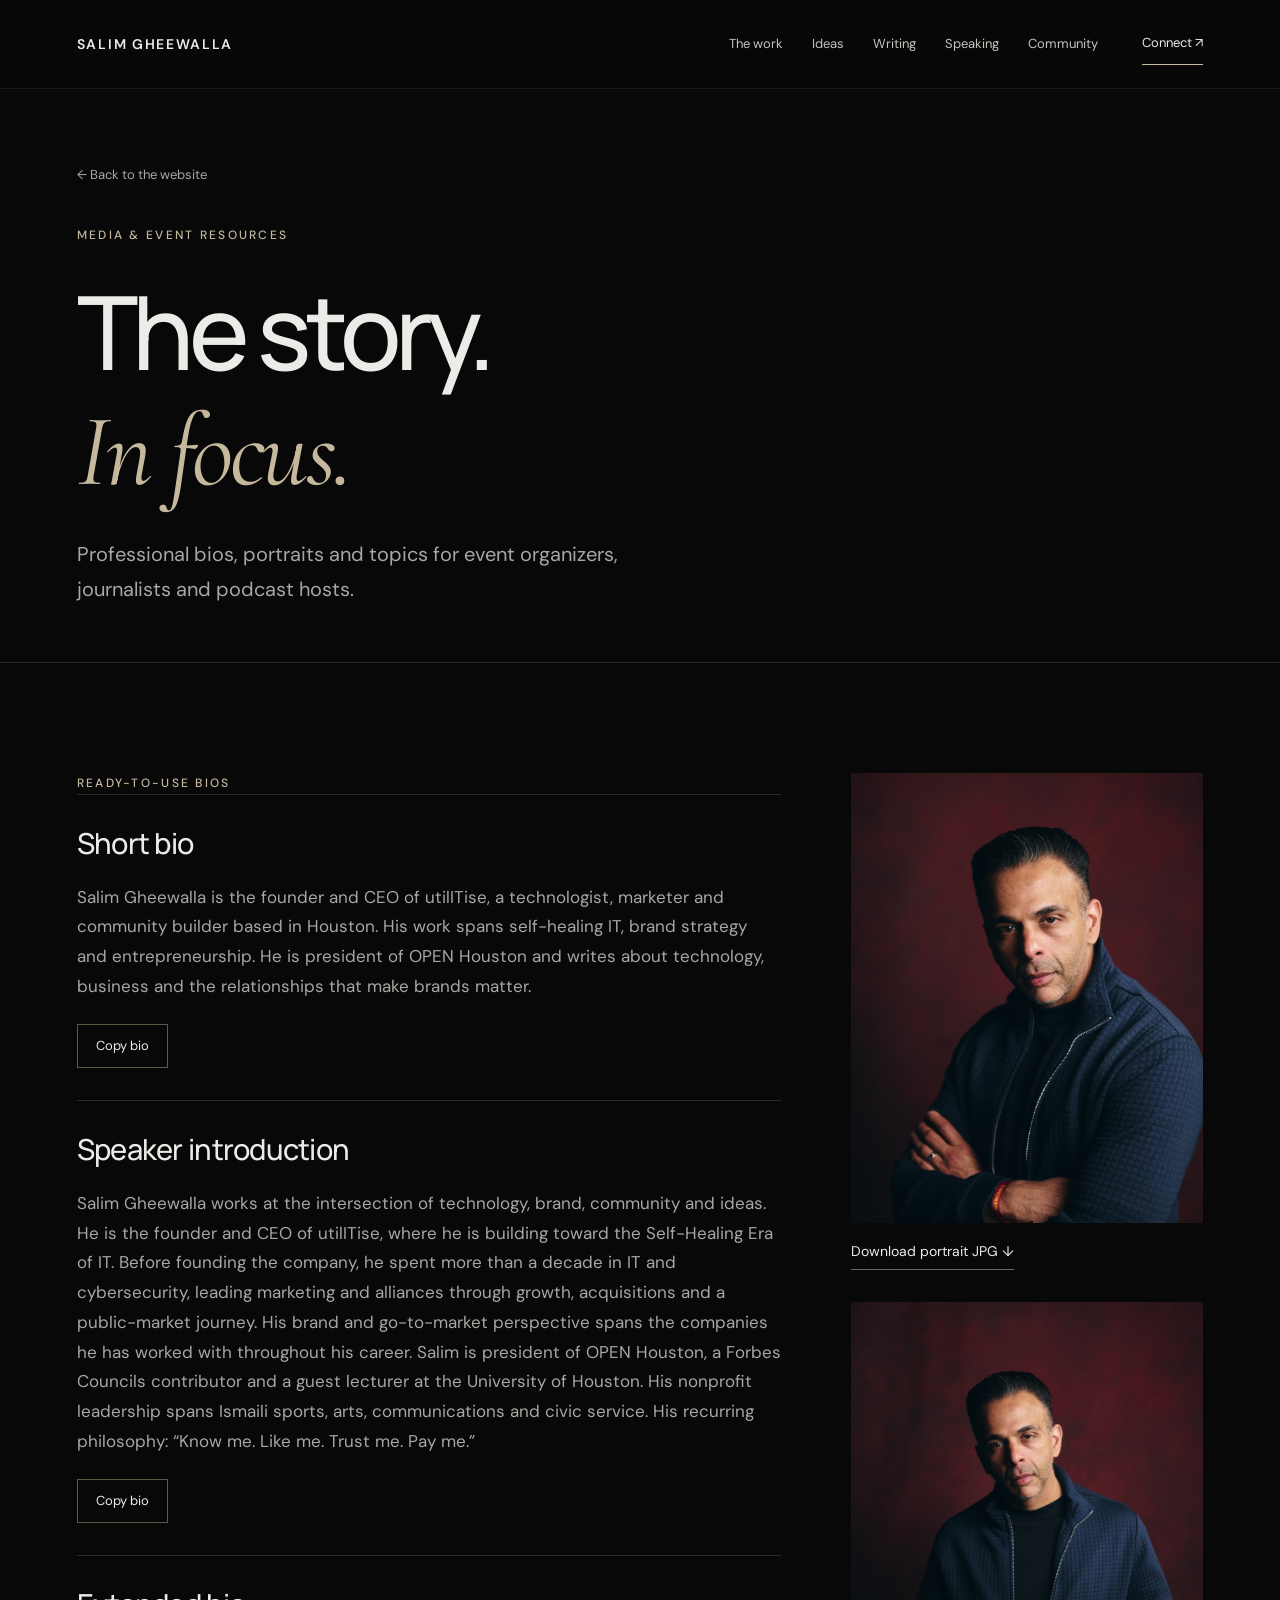
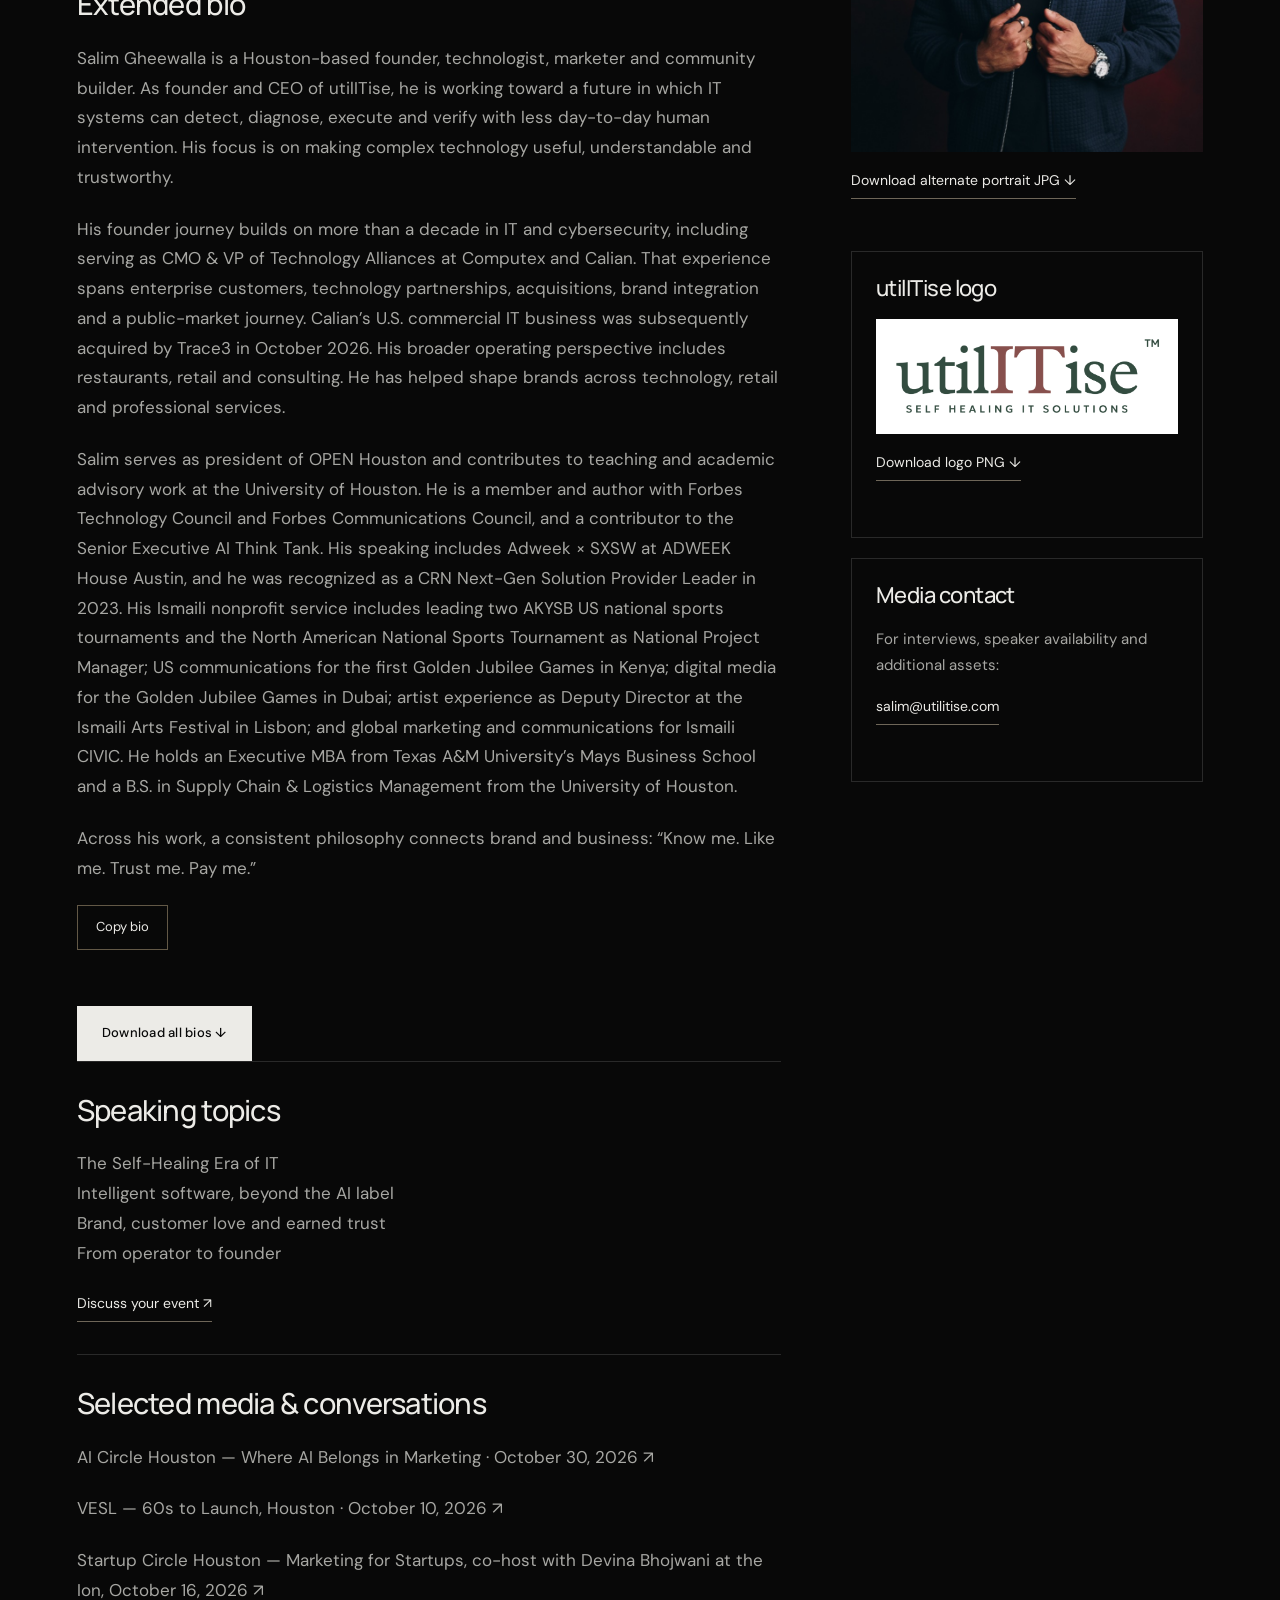
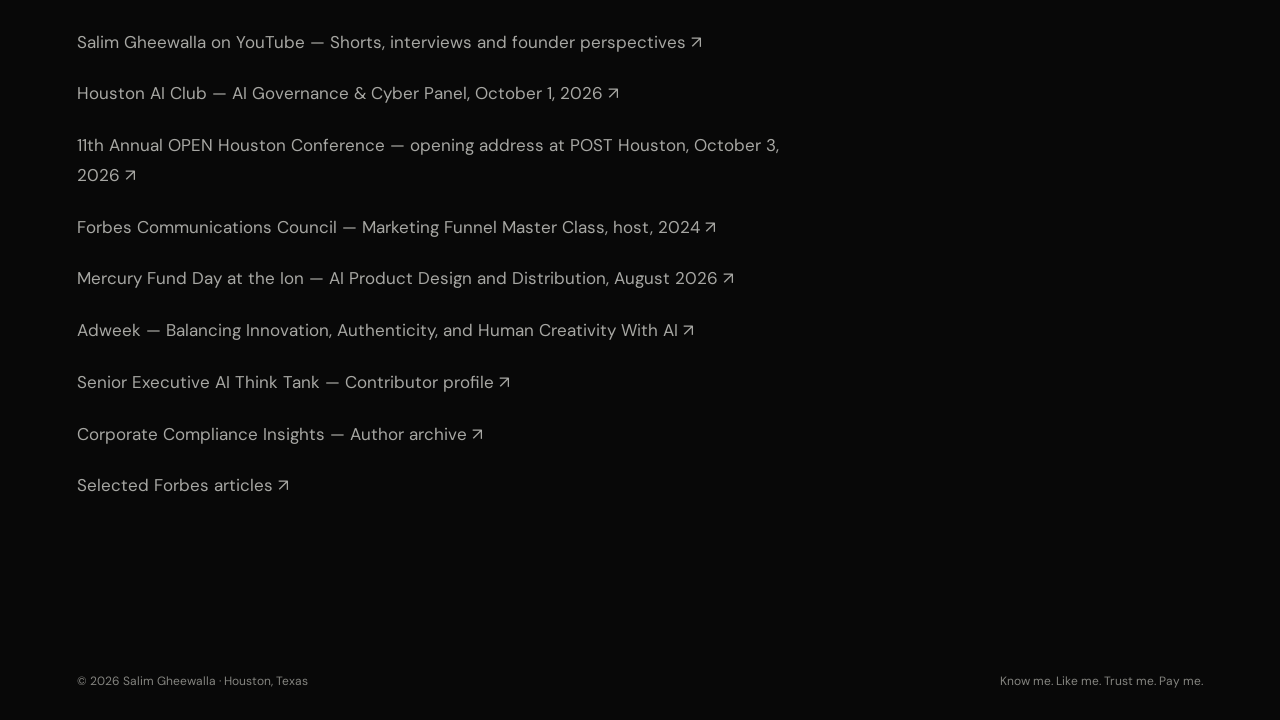
<file: press.html>
<!doctype html><html lang="en"><head><meta charset="utf-8"><meta name="viewport" content="width=device-width,initial-scale=1"><title>Press Kit — Salim Gheewalla</title><meta name="description" content="Salim Gheewalla’s official press kit: professional bios, portraits, speaking topics and selected appearances. Contact Salim for media and speaking."><meta name="theme-color" content="#080808"><meta property="og:title" content="Press Kit — Salim Gheewalla"><meta property="og:description" content="Building companies, brands and communities. Making complicated things easier to understand, experience and trust."><meta property="og:type" content="website"><link rel="icon" href="favicon.svg" type="image/svg+xml"><link rel="preconnect" href="https://fonts.googleapis.com"><link rel="preconnect" href="https://fonts.gstatic.com" crossorigin><link rel="stylesheet" href="https://fonts.googleapis.com/css2?family=Cormorant+Garamond:ital,wght@1,400;1,500&amp;family=DM+Sans:wght@400;450;500;600;700&amp;family=Manrope:wght@400;500;600;700;800&amp;display=swap"><link rel="stylesheet" href="styles.css?v=20261010-search"><script src="app.js" defer></script><link rel="canonical" href="https://gheewalla.org/press.html"><meta property="og:url" content="https://gheewalla.org/press.html"><meta name="author" content="Salim Gheewalla"><script type="application/ld+json">{"@context": "https://schema.org", "@graph": [{"@type": "Person", "@id": "https://gheewalla.org/#salim-gheewalla", "name": "Salim Gheewalla", "url": "https://gheewalla.org/", "image": "https://gheewalla.org/assets/salim-portrait-web.jpg", "description": "Houston-based founder, technologist, marketer and community builder. Founder and CEO of utilITise and president of OPEN Houston.", "jobTitle": "Founder and CEO", "worksFor": {"@type": "Organization", "name": "utilITise", "url": "https://utilitise.com/"}, "affiliation": {"@type": "Organization", "name": "OPEN Houston", "url": "https://openhouston.org/"}, "alumniOf": [{"@type": "CollegeOrUniversity", "name": "Texas A&M University"}, {"@type": "CollegeOrUniversity", "name": "University of Houston"}], "sameAs": ["https://www.linkedin.com/in/iamsalim/", "https://www.instagram.com/iamsalimg/", "https://x.com/iamsalimg", "https://councils.forbes.com/profile/Salim-Gheewalla-Founder-CEO-utilITise-%7C-Building-Self-Healing-IT-utilITise/5eeb0ff0-c485-41fe-937b-3cf58fae5410", "https://www.youtube.com/@SalimG_IT"], "knowsAbout": ["Self-Healing IT", "Artificial Intelligence", "Brand Strategy", "Go-to-Market Strategy", "Technology Partnerships", "Entrepreneurship", "Cybersecurity", "AI Governance", "IT Operations"]}, {"@type": "AboutPage", "@id": "https://gheewalla.org/press.html#page", "url": "https://gheewalla.org/press.html", "name": "Salim Gheewalla — Press Kit", "mainEntity": {"@id": "https://gheewalla.org/#salim-gheewalla"}, "dateModified": "2026-10-29", "inLanguage": "en-US", "isPartOf": {"@id": "https://gheewalla.org/#website"}}, {"@type": "WebSite", "@id": "https://gheewalla.org/#website", "url": "https://gheewalla.org/", "name": "Salim Gheewalla", "publisher": {"@id": "https://gheewalla.org/#salim-gheewalla"}, "inLanguage": "en-US"}]}</script><meta property="og:image" content="https://gheewalla.org/assets/salim-portrait-web.jpg"><meta property="og:image:alt" content="Salim Gheewalla, founder and CEO of utilITise"><meta name="twitter:card" content="summary_large_image"><meta name="twitter:site" content="@iamsalimg"><meta name="robots" content="index,follow,max-image-preview:large"/><meta name="twitter:creator" content="@iamsalimg"/></head><body>
<a class="skip" href="#main">Skip to content</a><header class="site-header"><div class="wrap header-inner"><a class="brand" href="index.html" aria-label="Salim Gheewalla home">SALIM GHEEWALLA</a><button class="menu" aria-expanded="false" aria-controls="navigation">Menu</button><nav class="nav" id="navigation" aria-label="Main navigation"><a href="index.html#build">The work</a><a href="index.html#ideas">Ideas</a><a href="index.html#writing">Writing</a><a href="index.html#speaking">Speaking</a><a href="index.html#community">Community</a><a class="nav-contact" href="index.html#contact">Connect ↗</a></nav></div></header>
<main id="main"><section class="press-hero wrap"><a class="backlink" href="index.html">← Back to the website</a><p class="eyebrow">Media & event resources</p><h1>The story.<br><em>In focus.</em></h1><p>Professional bios, portraits and topics for event organizers, journalists and podcast hosts.</p></section><section class="section"><div class="wrap press-layout"><div><p class="eyebrow">Ready-to-use bios</p><article class="bio"><h3>Short bio</h3><div id="bio-0"><p>Salim Gheewalla is the founder and CEO of utilITise, a technologist, marketer and community builder based in Houston. His work spans self-healing IT, brand strategy and entrepreneurship. He is president of OPEN Houston and writes about technology, business and the relationships that make brands matter.</p></div><button data-copy="bio-0">Copy bio</button></article><article class="bio"><h3>Speaker introduction</h3><div id="bio-1"><p>Salim Gheewalla works at the intersection of technology, brand, community and ideas. He is the founder and CEO of utilITise, where he is building toward the Self-Healing Era of IT. Before founding the company, he spent more than a decade in IT and cybersecurity, leading marketing and alliances through growth, acquisitions and a public-market journey. His brand and go-to-market perspective spans the companies he has worked with throughout his career. Salim is president of OPEN Houston, a Forbes Councils contributor and a guest lecturer at the University of Houston. His nonprofit leadership spans Ismaili sports, arts, communications and civic service. His recurring philosophy: “Know me. Like me. Trust me. Pay me.”</p></div><button data-copy="bio-1">Copy bio</button></article><article class="bio"><h3>Extended bio</h3><div id="bio-2"><p>Salim Gheewalla is a Houston-based founder, technologist, marketer and community builder. As founder and CEO of utilITise, he is working toward a future in which IT systems can detect, diagnose, execute and verify with less day-to-day human intervention. His focus is on making complex technology useful, understandable and trustworthy.</p><p>His founder journey builds on more than a decade in IT and cybersecurity, including serving as CMO & VP of Technology Alliances at Computex and Calian. That experience spans enterprise customers, technology partnerships, acquisitions, brand integration and a public-market journey. Calian’s U.S. commercial IT business was subsequently acquired by Trace3 in October 2026. His broader operating perspective includes restaurants, retail and consulting. He has helped shape brands across technology, retail and professional services.</p><p>Salim serves as president of OPEN Houston and contributes to teaching and academic advisory work at the University of Houston. He is a member and author with Forbes Technology Council and Forbes Communications Council, and a contributor to the Senior Executive AI Think Tank. His speaking includes Adweek × SXSW at ADWEEK House Austin, and he was recognized as a CRN Next-Gen Solution Provider Leader in 2023. His Ismaili nonprofit service includes leading two AKYSB US national sports tournaments and the North American National Sports Tournament as National Project Manager; US communications for the first Golden Jubilee Games in Kenya; digital media for the Golden Jubilee Games in Dubai; artist experience as Deputy Director at the Ismaili Arts Festival in Lisbon; and global marketing and communications for Ismaili CIVIC. He holds an Executive MBA from Texas A&M University’s Mays Business School and a B.S. in Supply Chain & Logistics Management from the University of Houston.</p><p>Across his work, a consistent philosophy connects brand and business: “Know me. Like me. Trust me. Pay me.”</p></div><button data-copy="bio-2">Copy bio</button></article><p id="copy-status" class="status" role="status" aria-live="polite"></p><a class="button" href="assets/salim-gheewalla-bios.txt" download>Download all bios ↓</a><article class="bio"><h3>Speaking topics</h3><p>The Self-Healing Era of IT<br>Intelligent software, beyond the AI label<br>Brand, customer love and earned trust<br>From operator to founder</p><a class="text-link" href="mailto:salim@utilitise.com?subject=Speaking%20or%20media%20inquiry" style="margin-top:25px">Discuss your event ↗</a></article><article class="bio"><h3>Selected media & conversations</h3><p><a href="index.html#ai-circle-marketing">AI Circle Houston — Where AI Belongs in Marketing · October 30, 2026 ↗</a></p><p><a href="index.html#60s-to-launch">VESL — 60s to Launch, Houston · October 10, 2026 ↗</a></p><p><a href="index.html#startup-circle">Startup Circle Houston — Marketing for Startups, co-host with Devina Bhojwani at the Ion, October 16, 2026 ↗</a></p><p><a href="https://www.youtube.com/@SalimG_IT" target="_blank" rel="me noopener">Salim Gheewalla on YouTube — Shorts, interviews and founder perspectives ↗</a></p><p><a href="index.html#houston-ai-club-panel">Houston AI Club — AI Governance &amp; Cyber Panel, October 1, 2026 ↗</a></p><p><a href="https://openhouston.org/conference/" target="_blank" rel="noopener">11th Annual OPEN Houston Conference — opening address at POST Houston, October 3, 2026 ↗</a></p><p><a href="https://councils.forbes.com/blog/the-marketing-funnels-dead-so-now-what" target="_blank" rel="noopener">Forbes Communications Council — Marketing Funnel Master Class, host, 2024 ↗</a></p><p><a href="https://iondistrict.com/event/mercury-fund-day-at-the-ion-how-legacy-software-giants-are-going-ai-first/" target="_blank" rel="noopener">Mercury Fund Day at the Ion — AI Product Design and Distribution, August 2026 ↗</a></p><p><a href="https://www.adweek.com/creativity/balancing-innovation-authenticity-and-human-creativity-with-ai/" target="_blank" rel="noopener">Adweek — Balancing Innovation, Authenticity, and Human Creativity With AI ↗</a></p><p><a href="https://seniorexecutive.com/profile/Salim-Gheewalla-Founder-CEO-utilITise/bc32221e-39b7-49a7-a6b3-bee657e8ed30" target="_blank" rel="noopener">Senior Executive AI Think Tank — Contributor profile ↗</a></p><p><a href="https://www.corporatecomplianceinsights.com/author/salim-gheewalla/" target="_blank" rel="noopener">Corporate Compliance Insights — Author archive ↗</a></p><p><a href="index.html#writing">Selected Forbes articles ↗</a></p></article></div><aside class="press-assets" aria-label="Downloadable press assets"><img src="assets/salim-portrait-web.jpg" alt="Professional portrait of Salim Gheewalla"><a class="text-link" href="assets/salim-portrait.jpg" download="Salim-Gheewalla-Portrait.jpg">Download portrait JPG ↓</a><img src="assets/salim-about-web.jpg" alt="Alternate professional portrait of Salim Gheewalla" loading="lazy"><a class="text-link" href="assets/salim-about.jpg" download="Salim-Gheewalla-Alternate.jpg">Download alternate portrait JPG ↓</a><div class="asset-box"><h3>utilITise logo</h3><img src="assets/utilitise-logo.png" alt="utilITise logo" style="background:white;padding:18px"><a class="text-link" href="assets/utilitise-logo.png" download>Download logo PNG ↓</a></div><div class="asset-box"><h3>Media contact</h3><p>For interviews, speaker availability and additional assets:</p><a class="text-link" href="mailto:salim@utilitise.com">salim@utilitise.com</a></div></aside></div></section></main><footer class="footer"><div class="wrap"><span>© 2026 Salim Gheewalla · Houston, Texas</span><span>Know me. Like me. Trust me. Pay me.</span></div></footer></body></html>
</file>
<file: styles.css>
:root{color-scheme:dark;--ink:#ecebe7;--paper:#080808;--muted:#a7a7a3;--gold:#b5a17c;--green:#b5a17c;--line:#292929;--dark:#0d0d0d}*{box-sizing:border-box}html{scroll-behavior:smooth;scroll-padding-top:100px}body{margin:0;background:var(--paper);color:var(--ink);font:400 17px/1.75 'DM Sans',sans-serif}a{color:inherit;text-decoration:none}button{font:inherit}a,button{touch-action:manipulation}a:focus-visible,button:focus-visible,summary:focus-visible{outline:2px solid var(--gold);outline-offset:7px}img{display:block;width:100%;height:auto}h1,h2,h3,p{margin:0}h1,h2,h3{font-family:Manrope,sans-serif;line-height:1.12;font-weight:500}h2{font-size:clamp(40px,4.7vw,70px);letter-spacing:-.045em}h3{font-size:29px;letter-spacing:-.025em}em{font-family:'Cormorant Garamond',Georgia,serif;font-weight:400;color:var(--gold);letter-spacing:-.035em}p+p{margin-top:22px}.wrap{width:min(1360px,88%);margin:auto}.skip{position:fixed;top:-100px;padding:12px;background:var(--gold);color:#080808;z-index:50}.skip:focus{top:0}.site-header{position:sticky;top:0;z-index:20;background:rgba(8,8,8,.94);backdrop-filter:blur(18px);border-bottom:1px solid #ffffff12}.header-inner{min-height:88px;display:flex;align-items:center;justify-content:space-between;gap:28px}.brand{font-size:14px;font-weight:600;letter-spacing:.12em}.nav{display:flex;gap:29px;align-items:center;font-size:13px;color:#c4c4bf}.nav a:hover,.text-link:hover{color:#fff}.nav .nav-contact{border-bottom:1px solid var(--gold);padding:9px 0;color:var(--ink);margin-left:15px}.menu{display:none;border:1px solid var(--line);background:none;padding:8px 14px}.eyebrow{font-size:12px;font-weight:500;text-transform:uppercase;letter-spacing:.19em;color:var(--gold)}.hero{position:relative;min-height:calc(100svh - 88px);isolation:isolate;overflow:hidden;border-bottom:1px solid var(--line)}.hero-image{position:absolute;inset:0 0 0 37%;z-index:-3}.hero-image img{height:100%;object-fit:cover;object-position:50% 24%;filter:saturate(.2) brightness(.8)}.hero-shade{position:absolute;inset:0;z-index:-2;background:linear-gradient(90deg,#080808 9%,rgba(8,8,8,.9) 31%,rgba(8,8,8,.18) 63%,rgba(8,8,8,.02) 90%),linear-gradient(0deg,#080808,transparent 23%,transparent 90%,#08080855)}.hero-stage{padding-top:clamp(60px,8vh,105px);padding-bottom:25px}.hero-eyebrow{margin-bottom:36px}.hero h1{font-size:clamp(78px,10.4vw,158px);font-weight:500;line-height:.96;letter-spacing:-.075em;max-width:950px}.hero h1 span{color:var(--gold)}.hero-line{display:flex;align-items:center;gap:20px;margin:35px 0 22px;font-size:15px;letter-spacing:.04em}.hero-line>span{width:45px;height:1px;background:var(--gold)}.hero-copy{font-size:18px;line-height:1.7;color:#b4b3b0}.hero-actions{display:flex;align-items:center;gap:30px;flex-wrap:wrap;margin-top:32px}.button{display:inline-flex;justify-content:center;align-items:center;gap:32px;background:var(--ink);color:#090909;padding:15px 24px;font-size:13px;font-weight:500;letter-spacing:.02em;border:1px solid var(--ink);transition:background .25s,color .25s}.button:hover{background:var(--gold);border-color:var(--gold)}.button.light{background:transparent;color:var(--ink);border-color:#6f6759}.button.light:hover{background:var(--ink);color:#080808}.text-link{display:inline-flex;gap:22px;align-items:center;font-size:14px;line-height:1.5;border-bottom:1px solid #6e6658;padding-bottom:7px}.hero-bottom{display:flex;gap:50px;align-items:center;border-top:1px solid #ffffff26;margin-top:60px;padding-top:24px;font-size:10px;letter-spacing:.12em;color:#90908c}.hero-bottom strong{display:block;font-size:14px;letter-spacing:.02em;font-weight:400;color:#e9e8e3;margin-top:3px}.hero-bottom>a{margin-left:auto;display:flex;gap:30px;align-items:center;color:#b4b2ad;font-size:12px}.hero-side{position:absolute;right:24px;top:48%;writing-mode:vertical-rl;font-size:10px;letter-spacing:.25em;color:#b2aea5}.proof{padding:60px 0 80px}.proof-intro{display:flex;justify-content:space-between;align-items:center;margin-bottom:40px}.proof-intro>p:last-child{font-size:17px;line-height:1.5;color:#aaa}.proof-grid{display:grid;grid-template-columns:repeat(3,1fr);gap:50px}.proof-grid>a{border-top:1px solid var(--line);padding-top:22px;display:flex;flex-direction:column}.proof-stat,.proof-word{font-size:55px;line-height:1.1;font-family:Manrope;letter-spacing:-.05em;min-height:75px}.proof-word{font-size:32px;padding-top:12px;letter-spacing:-.045em}.serif{font-family:Georgia,serif;font-weight:bold;font-size:42px;padding-top:0}.proof-grid h3{font-size:21px;line-height:1.35;margin:15px 0}.proof-grid p{font-size:15px;color:var(--muted)}.source-label{font-size:10px;letter-spacing:.11em;color:var(--gold);margin-top:auto;padding-top:25px}.section{padding:110px 0;border-top:1px solid var(--line)}.section-heading{display:grid;grid-template-columns:1fr 2.1fr;gap:50px;margin-bottom:60px}.section-heading>.eyebrow{padding-top:10px}.section-heading p:not(.eyebrow){margin-top:25px;color:var(--muted);max-width:675px;font-size:18px}.build-grid{display:grid;grid-template-columns:1.35fr 1fr;gap:0;border:1px solid var(--line)}.build-main{padding:48px;background:linear-gradient(135deg,#171916,#0b0c0b);display:flex;flex-direction:column}.company{font-size:38px;font-weight:500;letter-spacing:-.045em}.build-main h3{font-size:43px;margin:50px 0 23px}.build-main p{color:var(--muted);max-width:550px}.build-main .text-link{color:var(--gold);margin-top:28px;align-self:start}.principle{margin-top:40px;border-top:1px solid var(--line);padding-top:22px;display:flex;gap:25px;flex-wrap:wrap;font-size:12px;color:#c3c2bb}.build-side{padding:48px;border-left:1px solid var(--line);display:flex;flex-direction:column}.build-side h3{font-size:35px;line-height:1.2;margin:25px 0}.build-side p:not(.eyebrow){font-size:16px;color:var(--muted)}.build-side .text-link{margin-top:auto;padding-top:30px;align-self:start}.career{display:grid;grid-template-columns:repeat(3,1fr);gap:40px;margin-top:40px}.career article{padding-top:22px;border-top:1px solid var(--line)}.career .eyebrow{font-size:11px;color:#8e8e89}.career h3{font-size:21px;margin:16px 0}.career p:not(.eyebrow){font-size:15px;color:var(--muted)}.influence{display:grid;grid-template-columns:1fr 2.1fr;gap:50px;border-top:1px solid var(--line);margin-top:65px;padding-top:45px}.influence h3{font-size:37px;margin-top:20px}.influence>div>p:not(.eyebrow){color:var(--muted);max-width:660px;font-size:17px}.company-list{display:flex;flex-wrap:wrap;gap:25px;margin-top:30px}.company-list span{font-size:25px;letter-spacing:-.025em;padding:10px 0;border-bottom:1px solid #5b5140}.ideas{background:#101010}.idea-grid{display:grid;grid-template-columns:repeat(3,1fr);gap:45px}.idea-card{padding-top:25px;border-top:1px solid #3c3933}.idea-number{display:block;font-size:11px;letter-spacing:.13em;color:var(--gold);margin-bottom:30px}.idea-card h3{font-size:28px;min-height:68px}.idea-card p{font-size:16px;color:var(--muted);margin:23px 0}.philosophy{padding:100px 0;background:#080808;border-top:1px solid var(--line)}.philosophy .wrap{display:grid;grid-template-columns:1fr 2.1fr;gap:50px}.philosophy h2{font-size:clamp(48px,5.6vw,83px);letter-spacing:-.055em;line-height:1.16}.philosophy h2 span{font-family:'Cormorant Garamond',Georgia,serif;font-style:italic;color:var(--gold)}.philosophy p:not(.eyebrow){font-size:17px;color:var(--muted);margin-top:30px;max-width:560px}.writing-head{display:flex;align-items:end;justify-content:space-between;gap:25px;margin-bottom:50px}.writing-head h2{margin-top:25px}.article{display:grid;grid-template-columns:175px 1fr 35px;gap:40px;padding:34px 0;border-top:1px solid var(--line);align-items:center}.article:last-child{border-bottom:1px solid var(--line)}.article h3{font-size:clamp(23px,2.3vw,34px);line-height:1.3;transition:color .2s}.article:hover h3{color:var(--gold)}.article-meta{font-size:12px;line-height:1.6;color:#8f8f8a}.article-meta strong{display:block;font-weight:400;color:#c4c4bf;font-size:13px}.article-arrow{font-size:27px;font-weight:300;color:var(--gold)}.featured-article h3{color:#d7c7aa}.speaking{background:#101010}.speaking-grid{display:grid;grid-template-columns:1fr 1fr;gap:85px}.speak-intro h3{font-size:34px;line-height:1.2;margin-bottom:25px}.speak-intro p{color:var(--muted);max-width:500px}.speak-intro .button{margin-top:32px}.stage-list{display:flex;gap:10px;flex-wrap:wrap;margin-top:28px}.stage-list span{border:1px solid #3b3b39;padding:8px 12px;font-size:12px;color:#b7b5b0}.topic{padding:24px 0;border-top:1px solid #363633}.topic:last-of-type{border-bottom:1px solid #363633}.topic summary{display:flex;gap:25px;justify-content:space-between;cursor:pointer;list-style:none;font-size:20px;line-height:1.4}.topic summary::-webkit-details-marker{display:none}.topic summary:after{content:'+';color:var(--gold)}.topic[open] summary:after{content:'−'}.topic p{color:var(--muted);font-size:16px;margin-top:18px}.community-grid{display:grid;grid-template-columns:.85fr 1.15fr;gap:80px}.community-photo{height:590px;object-fit:cover;object-position:center 28%;filter:grayscale(1) brightness(.85)}.community-copy h3{font-size:39px;margin:23px 0}.community-copy>p:not(.eyebrow){color:var(--muted)}.community-copy .text-link{margin-top:25px}.advisory{border-top:1px solid var(--line);margin-top:30px}.advisory p{padding-top:18px;font-size:15px;color:var(--muted)}.advisory strong{display:block;font-size:17px;font-weight:500;color:#ddd;margin-bottom:5px}.credentials{display:grid;grid-template-columns:repeat(3,1fr);gap:40px;margin-top:70px;padding-top:35px;border-top:1px solid var(--line)}.credentials h3{font-size:18px;margin:16px 0 6px}.credentials p:not(.eyebrow){font-size:14px;color:var(--muted)}.press-strip{margin-top:65px;padding:38px 0;border-top:1px solid var(--line);border-bottom:1px solid var(--line);display:flex;align-items:center;justify-content:space-between;gap:35px}.press-strip h3{font-size:31px;margin-bottom:12px}.press-strip p{font-size:16px;color:var(--muted)}.press-strip .button{background:transparent;color:var(--ink);border-color:#6a6255}.contact{padding:100px 0;background:#11110f;border-top:1px solid #37332a}.contact-grid{display:grid;grid-template-columns:1.3fr 1fr;gap:75px;align-items:end}.contact h2{font-size:clamp(60px,7vw,106px);margin-top:30px;line-height:1.04}.contact p:not(.eyebrow){color:var(--muted);max-width:380px;margin-bottom:30px}.contact-email{font-size:clamp(22px,2.3vw,32px);border-bottom:1px solid var(--gold);padding-bottom:10px;display:inline-block}.socials{display:flex;gap:28px;font-size:13px;color:#aaa;margin-top:28px}.footer{padding:28px 0}.footer .wrap{display:flex;justify-content:space-between;gap:20px;font-size:12px;color:#858580}.press-hero{padding:70px 0 55px}.press-hero h1{font-size:clamp(60px,8vw,112px);letter-spacing:-.055em;margin:28px 0}.press-hero p:not(.eyebrow){max-width:630px;font-size:20px;color:var(--muted)}.backlink{display:inline-block;font-size:13px;color:var(--muted);margin-bottom:38px}.press-layout{display:grid;grid-template-columns:2fr 1fr;gap:70px}.bio{padding:32px 0;border-top:1px solid var(--line)}.bio h3{margin-bottom:23px}.bio p{color:var(--muted);font-size:17px}.bio button{margin-top:22px;border:1px solid #625846;padding:10px 18px;background:transparent;color:var(--ink);cursor:pointer;font-size:13px}.press-assets img{max-height:450px;object-fit:cover;object-position:top}.press-assets .text-link{margin:18px 0 32px}.asset-box{border:1px solid var(--line);padding:24px;margin-top:20px}.asset-box h3{font-size:22px;margin-bottom:18px}.asset-box p{font-size:15px;color:var(--muted)}.status{font-size:14px;color:var(--gold);min-height:24px}@media(min-width:1600px){.hero-stage{padding-top:100px}.hero h1{font-size:166px}.hero-bottom{margin-top:85px}}@media(max-width:1050px){.nav{gap:18px}.hero h1{font-size:11vw}.hero-image{left:30%}.section-heading,.influence,.philosophy .wrap{grid-template-columns:.55fr 2fr;gap:35px}.build-main,.build-side{padding:32px}.proof-grid{gap:30px}.community-grid{gap:40px}.speaking-grid{gap:40px}.community-photo{height:550px}.hero-stage{padding-top:70px}}@media(max-width:760px){.wrap{width:88%}.header-inner{min-height:74px}.brand{font-size:12px;letter-spacing:.1em}.menu{display:block;font-size:13px}.nav{display:none;position:absolute;left:0;right:0;top:74px;padding:25px 6%;background:#0c0c0c;border-bottom:1px solid var(--line);flex-direction:column;align-items:stretch;gap:24px;font-size:15px}.nav.open{display:flex}.nav .nav-contact{margin:0;align-self:start}.hero{min-height:850px;min-height:calc(100svh - 74px)}.hero-stage{padding-top:250px;position:relative}.hero-image{inset:0 0 30% 0}.hero-image img{object-position:50% 25%;filter:saturate(.12) brightness(.72)}.hero-shade{background:linear-gradient(0deg,#080808 12%,rgba(8,8,8,.96) 30%,rgba(8,8,8,.4) 59%,rgba(8,8,8,.06) 87%),linear-gradient(90deg,#08080866,transparent)}.hero-eyebrow{font-size:10px;letter-spacing:.14em;max-width:270px;line-height:1.7;margin-bottom:25px;color:#d6c4a2}.hero h1{font-size:clamp(57px,13.8vw,104px);letter-spacing:-.07em;line-height:1.02}.hero-line{margin:24px 0 18px;gap:12px;font-size:12px;letter-spacing:0}.hero-line>span{width:20px;flex-shrink:0}.hero-copy{font-size:16px}.hero-actions{gap:24px;margin-top:26px}.button{padding:13px 17px;font-size:12px;gap:21px}.hero-actions>.text-link{font-size:12px}.hero-bottom{gap:24px;margin-top:38px;padding-top:20px;font-size:9px;letter-spacing:.06em;align-items:start}.hero-bottom strong{font-size:12px}.hero-bottom>a{display:none}.hero-side{display:none}.section{padding:70px 0}.proof{padding:40px 0 55px}.proof-intro{display:block}.proof-intro>p:last-child{margin-top:16px;font-size:15px}.proof-grid{grid-template-columns:1fr;gap:30px}.proof-grid>a{display:grid;grid-template-columns:105px 1fr;column-gap:22px}.proof-word{font-size:20px;min-height:0}.proof-stat{font-size:50px}.proof-word.serif{font-size:29px;padding-top:8px}.proof-grid h3{font-size:19px;margin:8px 0 16px}.proof-grid p,.proof-grid .source-label{grid-column:2}.proof-grid p{font-size:14px}.source-label{font-size:9px;padding-top:16px}.section-heading,.influence,.philosophy .wrap{grid-template-columns:1fr;gap:22px}.section-heading{margin-bottom:35px}.section-heading p:not(.eyebrow){font-size:17px}.build-grid,.idea-grid,.speaking-grid,.community-grid,.contact-grid,.press-layout{grid-template-columns:1fr;gap:0}.build-main,.build-side{padding:28px}.build-main h3{font-size:34px;margin-top:35px}.build-side{border-left:0;border-top:1px solid var(--line)}.build-side h3{font-size:32px}.career{grid-template-columns:1fr;gap:28px}.influence{margin-top:45px;padding-top:30px}.influence h3{font-size:34px}.company-list span{font-size:24px}.idea-card{margin-top:28px}.idea-card:first-child{margin-top:0}.idea-card h3{min-height:0}.idea-number{margin-bottom:22px}.philosophy{padding:65px 0}.philosophy h2{font-size:clamp(40px,10vw,65px)}.writing-head{display:block}.writing-head>a{margin-top:25px}.article{grid-template-columns:1fr 25px;gap:14px;padding:28px 0}.article-meta{grid-column:1/-1;display:flex;flex-wrap:wrap;gap:10px;font-size:11px}.article-meta strong{font-size:11px}.article h3{font-size:23px}.speak-intro{margin-bottom:40px}.speak-intro h3{font-size:30px}.community-photo{height:440px;margin-bottom:35px}.community-copy h3{font-size:33px}.credentials{grid-template-columns:1fr;gap:27px;margin-top:45px}.press-strip{flex-direction:column;align-items:start;margin-top:45px}.press-strip h3{font-size:29px}.contact{padding:65px 0}.contact-grid{gap:40px}.contact h2{font-size:clamp(60px,13vw,90px)}.footer .wrap{flex-direction:column;gap:8px;font-size:11px}.press-hero{padding:40px 0}.press-hero h1{font-size:61px}.press-hero p:not(.eyebrow){font-size:18px}.press-assets{margin-top:40px;max-width:500px}}@media(max-width:350px){.hero h1{font-size:51px}.hero-actions{gap:16px}.proof-grid>a{grid-template-columns:85px 1fr;gap:14px}.hero-line{font-size:11px}}@media(prefers-reduced-motion:reduce){html{scroll-behavior:auto}*,*:before,*:after{transition:none!important}}@media print{body{background:white;color:black}.site-header,.footer,.hero-actions,.button,.socials,.bio button{display:none}.section{padding:30px 0}.press-layout{display:block}.press-assets{display:none}.bio p{color:#333}}

.case-caption{font-size:13px;color:var(--muted);margin-top:16px}.company-list span{display:inline-block}.speaking-record{margin-top:30px}.speaking-record .text-link{font-size:13px}
/* Editorial labels, athletic green and a playful archive of work. */
:root{--gold:#c5b89d;--accent:#e86c30;--club:#173e32}.hero-eyebrow{font-weight:700;letter-spacing:.12em;color:#eee}.hero-stamp{position:absolute;right:8%;bottom:230px;display:flex;align-items:center;gap:13px;font:italic 44px/1 Georgia,serif;border:1px solid #e9e4d18c;padding:16px 21px;transform:rotate(-8deg);color:#f4eee0}.hero-stamp small{font:10px/1.4 monospace;letter-spacing:.1em}.editorial-tape{background:#e8e3d5;color:#101411;display:flex;justify-content:space-evenly;align-items:center;gap:22px;padding:22px 5%;font-size:clamp(13px,1.7vw,24px);letter-spacing:-.035em;font-weight:700}.editorial-tape b{font-weight:400;color:#456251}.proof>.wrap>.proof-intro>.eyebrow{color:var(--accent);font-family:monospace}.section-heading>.eyebrow,.influence .eyebrow{font-family:monospace;letter-spacing:.12em}.identity-summary{max-width:900px;margin-top:40px;font-size:16px;color:var(--muted)}.influence{grid-template-columns:.8fr 2.2fr}.influence h3{font-size:clamp(40px,4vw,60px);line-height:1.05}.brandstory-mark{width:115px;height:75px;object-fit:contain;object-position:left;margin-top:35px}.case-feature{display:flex;gap:25px;align-items:center;background:var(--club);padding:28px;margin-top:28px;border-left:4px solid #c2b595;position:relative}.case-index{font:10px/1.5 monospace;letter-spacing:.1em;color:#c4cbbf;writing-mode:vertical-rl;transform:rotate(180deg)}.case-feature h4{font:500 28px/1.2 Manrope,sans-serif;margin:0 0 12px}.case-feature p{font-size:16px;line-height:1.5;color:#e5e8dc}.case-feature small{font-size:12px;color:#becbbb}.case-symbol{margin-left:auto;font-size:35px;color:#cfc5a7}.portfolio-caption{margin:28px 0 0!important;font-size:13px!important;line-height:1.6;max-width:620px}.brand-grid{display:grid;grid-template-columns:repeat(3,1fr);gap:1px;background:#3b3b37;border:1px solid #3b3b37;margin:24px 0}.brand-tile{margin:0;padding:22px 15px 14px;background:#181917;display:flex;flex-direction:column;align-items:center;justify-content:center;min-height:135px}.brand-tile>div{height:66px;width:100%;display:flex;align-items:center;justify-content:center}.brand-tile img{max-width:145px;max-height:60px;object-fit:contain}.brand-tile figcaption{font-size:11px;color:#b8b9af;margin-top:16px;text-align:center}.partners-section{padding:80px 0;background:#e8e3d5;color:#172219;position:relative}.partner-heading{display:grid;grid-template-columns:1.5fr 1fr;gap:70px;align-items:end}.partner-heading h2{font-size:clamp(36px,4vw,58px);margin-top:25px}.partner-heading em{color:#476554}.partner-heading .eyebrow{color:#536354;font-family:monospace}.partner-heading>p{font-size:16px;max-width:380px;color:#526054}.partner-grid{display:grid;grid-template-columns:repeat(6,1fr);gap:0;margin-top:45px;border-top:1px solid #b6b9aa;border-left:1px solid #b6b9aa}.partner-tile{margin:0;padding:25px 10px 20px;display:flex;flex-direction:column;align-items:center;justify-content:center;gap:18px;border-right:1px solid #b6b9aa;border-bottom:1px solid #b6b9aa;min-height:143px}.partner-tile img{width:100%;height:49px;max-width:105px;object-fit:contain;filter:grayscale(1) brightness(.3)}.partner-tile figcaption{font-size:12px;text-align:center;line-height:1.3}.partner-note{font-size:12px;margin-top:20px;color:#64705e}.philosophy{background:var(--club);position:relative}.philosophy .eyebrow{color:#c9d5bc}.philosophy p:not(.eyebrow){color:#c3ccbe}.philosophy h2 span{color:#ded6ba}.event-list{margin-bottom:60px}.event-row{display:grid;grid-template-columns:115px 1fr 30px;align-items:center;gap:35px;border-top:1px solid #3e423a;padding:25px 0}.event-row:last-child{border-bottom:1px solid #3e423a}.event-row.upcoming{padding:26px 24px;background:#18362b;border-top:3px solid #ccbea0}.event-date{font:11px/1.6 monospace;color:#a5a998}.event-date strong{font:400 28px/1.1 'Cormorant Garamond',serif;color:#ece8d9;display:block;margin-top:7px}.event-tag{font:10px/1.5 monospace;color:#c6b692;letter-spacing:.1em}.event-row h3{font-size:25px;margin:8px 0}.event-row p{font-size:14px;color:#a8b2a5}.event-row>span:last-child{font-size:25px;color:#c9bea5}.event-row:hover h3{color:#dacba9}.connect-grid{display:grid;grid-template-columns:repeat(3,1fr);margin-top:60px;border:1px solid #4e5146}.connect-card{padding:32px;border-right:1px solid #4e5146;display:flex;flex-direction:column;transition:background .2s}.connect-card:last-child{border-right:0}.connect-card:hover{background:#19382d}.connect-number{font:11px/1.5 monospace;color:#b8baa7;letter-spacing:.06em}.connect-card h3{font-size:31px;display:flex;justify-content:space-between;margin:35px 0 22px}.connect-card h3 span{font-size:25px;color:#d2c49e}.connect-card p{font-size:17px;color:#c3c8b9;margin:0!important}.connect-handle{font-size:12px;color:#a4ae9c;margin-top:30px}.contact-bottom{display:flex;justify-content:space-between;gap:20px;margin-top:25px;font:11px/1.6 monospace;color:#9ca493}.contact-bottom a{color:#ddd6c0}.contact{background:#12291f}.contact-email{font-size:25px}.speaking .section-heading h2{font-size:clamp(36px,4.1vw,64px)}
@media(max-width:1000px){.partner-grid{grid-template-columns:repeat(4,1fr)}.influence{grid-template-columns:1fr 2fr}.brand-tile img{max-width:115px}.hero-stamp{right:6%;bottom:240px;font-size:34px;padding:12px}.connect-card{padding:25px}.connect-card h3{font-size:26px}}@media(max-width:760px){.hero-stamp{top:28px;bottom:auto;right:25px;font-size:23px;padding:9px 12px;gap:7px}.hero-stamp small{font-size:8px}.editorial-tape{padding:18px 5%;gap:9px;flex-wrap:wrap;justify-content:center;font-size:12px;letter-spacing:.01em}.editorial-tape>b:last-child{display:none}.influence{grid-template-columns:1fr}.influence h3 br{display:none}.brandstory-mark{margin-top:18px;width:85px;height:45px}.case-feature{padding:22px 17px;gap:16px}.case-feature h4{font-size:23px}.case-feature small{font-size:11px}.brand-grid{grid-template-columns:repeat(3,1fr)}.brand-tile{min-height:112px;padding:18px 8px 12px}.brand-tile img{max-width:90px;max-height:42px}.brand-tile>div{height:48px}.brand-tile figcaption{font-size:10px;margin-top:12px}.partners-section{padding:55px 0}.partner-heading{grid-template-columns:1fr;gap:24px}.partner-grid{grid-template-columns:repeat(3,1fr);margin-top:30px}.partner-tile{min-height:120px;padding:20px 8px;gap:15px}.partner-tile img{height:38px;max-width:80px}.partner-tile figcaption{font-size:11px}.event-row,.event-row.upcoming{grid-template-columns:65px 1fr 15px;gap:16px;padding:22px 12px}.event-date{font-size:9px}.event-date strong{font-size:25px}.event-row h3{font-size:20px;line-height:1.25}.event-row p{font-size:12px}.event-tag{font-size:9px;letter-spacing:0}.event-row>span:last-child{font-size:20px}.connect-grid{grid-template-columns:1fr;margin-top:40px}.connect-card{border-right:0;border-bottom:1px solid #4e5146;padding:25px}.connect-card:last-child{border-bottom:0}.connect-card h3{margin:23px 0 17px;font-size:31px}.connect-handle{margin-top:23px}.contact-bottom{flex-direction:column;font-size:10px}.portfolio-caption{font-size:12px!important}.identity-summary{font-size:15px}.speaking .section-heading h2{font-size:38px}}@media(prefers-reduced-motion:reduce){.connect-card{transition:none}}

.case-symbol{font:italic 28px/1 Georgia,serif}.partner-tile img[src$="junipernetworks.svg"],.partner-tile img[src$="vmware.svg"]{max-width:135px;height:65px;margin:-8px 0}@media(max-width:760px){.partner-tile img[src$="junipernetworks.svg"],.partner-tile img[src$="vmware.svg"]{max-width:90px;height:50px;margin:-6px 0}.case-symbol{font-size:20px}}
/* Founder first, with career brands as a linked visual archive. */
.founder-lockup{display:flex;align-items:center;gap:20px;width:max-content;max-width:100%;margin-bottom:30px}.founder-lockup>span{font:12px/1.5 monospace;letter-spacing:.06em;max-width:145px;color:#c9bfa8}.founder-lockup img{width:185px;height:auto;background:#fff;padding:9px 12px}.hero-stage{padding-top:35px}.hero h1{font-size:clamp(78px,9vw,140px)}.hero-eyebrow{margin-bottom:20px}.hero-bottom{margin-top:38px}.company-logo{display:block;max-width:255px;background:#fff;padding:14px}.company-logo img{width:100%;height:auto}.brand-tile.light{background:#e8e3d5}.brand-caption{font-size:12px;color:#c5c5ba;margin-top:16px;text-align:center;line-height:1.4}.brand-tile.light .brand-caption{color:#283c31}.brand-tile{transition:background .2s,outline-color .2s}.brand-tile[href]:hover{outline:1px solid #c5b89d;outline-offset:-1px;background:#29332b}.brand-tile.light[href]:hover{background:#f6f2e8}.brand-tile.tmls>div{overflow:hidden}.brand-tile.tmls img{max-height:none;height:115px;width:115px;max-width:none;object-fit:contain;flex-shrink:0}.whitefence-partners{margin-top:48px;border-top:1px solid #b6b9aa;padding-top:35px}.whitefence-partners h3{font-size:29px;margin:14px 0}.whitefence-partners>p{font-size:16px;color:#526054;max-width:620px}.whitefence-partners .partner-grid{margin-top:25px}.field-notes{display:grid;grid-template-columns:1.35fr 1fr;gap:24px;margin-bottom:50px}.field-photo{margin:0;position:relative;display:block;background:#20231e}.field-photo img{width:100%;height:345px;object-fit:cover}.field-photo figcaption{padding:20px;font-size:15px;line-height:1.5;color:#e1dece}.field-photo figcaption span{display:block;color:#b9b7a8;font:12px/1.5 monospace;margin-bottom:8px}.field-photo:hover img{filter:brightness(1.08)}
@media(max-width:760px){.hero-stage{padding-top:240px}.founder-lockup{gap:12px;margin-bottom:23px}.founder-lockup>span{font-size:10px;max-width:105px}.founder-lockup img{width:155px;padding:8px 10px}.hero h1{font-size:clamp(57px,13.8vw,104px)}.hero-eyebrow{margin-bottom:17px}.hero-bottom{margin-top:28px}.brand-grid{grid-template-columns:repeat(2,1fr)}.brand-tile img{max-width:125px;max-height:55px}.brand-tile>div{height:62px}.brand-tile{min-height:130px}.brand-caption{font-size:12px}.brand-tile.tmls img{width:135px;height:135px}.field-notes{grid-template-columns:1fr;gap:20px}.field-photo img{height:260px}.whitefence-partners h3{font-size:26px}.company-logo{max-width:220px}}
@media(min-width:1100px){#partner-grid{grid-template-columns:repeat(7,1fr)}}
.partner-tile img[src$="geeksquad.svg"]{filter:grayscale(1)}
.field-photo figure{margin:0}.field-notes{grid-template-columns:1fr 1fr;margin-bottom:14px}.field-photo img{height:auto;aspect-ratio:4/3;object-fit:contain}.photo-credit{font-size:12px;color:#9c9f93;margin-bottom:42px}@media(max-width:760px){.field-notes{grid-template-columns:1fr}.field-photo img{height:auto}}
/* Transparent white marks and the green founder identity. */
.hero h1,.hero h1>span{color:#5e947b}.hero-actions>.button{background:var(--club);border-color:var(--club);color:#fff}.hero-actions>.button:hover{background:#285640}.editorial-tape{background:var(--club);color:#f2f2e8}.editorial-tape b{color:#a7c6b3}.founder-lockup img,.company-logo{background:transparent;padding:0}.founder-lockup img{width:205px}.company-logo{max-width:290px}.brand-tile.tmls img{width:145px;height:auto;max-height:65px;max-width:100%}.brand-tile img[src$="knsling-white.png"]{max-height:75px}.brand-tile img[src$="whitefence-white.png"]{width:145px;max-width:100%;height:auto}.brand-tile>div{height:80px}.build-grid{grid-template-columns:1fr}.build-main{padding:48px;align-items:flex-start}.build-main .north-star{margin-top:35px;color:#a6c6b3;font-size:12px}.build-main h3{font-size:clamp(48px,6vw,86px);margin:15px 0 22px;color:#80ae92}.build-main>p:not(.eyebrow){max-width:720px;font-size:19px}.build-side{border-left:0;border-top:1px solid var(--line)}.founder-thesis h3{font-size:clamp(35px,4vw,56px);margin-bottom:35px}.thesis-body{display:grid;grid-template-columns:1fr 1fr;gap:65px}.thesis-body p{margin-bottom:22px}.founder-thesis .thesis-lead{font-size:21px!important;color:#efeee4!important;line-height:1.55}.founder-thesis .thesis-questions{font-size:21px!important;color:#9ab7a4!important;line-height:1.55}.thesis-examples{margin:0 0 25px;padding-left:20px;color:#dddcd2;font-size:18px;line-height:1.6}.thesis-examples li{margin-bottom:16px;padding-left:5px}.founder-thesis .thesis-finish{font:italic 40px/1.2 'Cormorant Garamond',Georgia,serif;color:#8eaf9a!important;margin-top:18px}.service-history{margin-top:65px;padding:45px 0;border-top:1px solid var(--line);display:grid;grid-template-columns:.8fr 1.6fr;gap:55px}.service-heading h3{font-size:38px;line-height:1.15;margin:23px 0}.service-heading>p:last-child{font-size:16px;color:var(--muted);max-width:330px}.service-roles{display:grid;grid-template-columns:1fr 1fr;gap:30px}.service-roles article{padding-top:20px;border-top:1px solid #405747}.service-roles span{font:11px/1.5 monospace;color:#8faf9a}.service-roles h4{font:500 22px/1.3 Manrope,sans-serif;margin:15px 0 12px}.service-roles p{font-size:15px;line-height:1.6;color:#b7b9af}@media(max-width:760px){.founder-lockup img{width:175px}.build-main,.build-side{padding:28px}.build-main>p:not(.eyebrow){font-size:17px}.thesis-body{grid-template-columns:1fr;gap:15px}.founder-thesis .thesis-finish{font-size:35px}.service-history{grid-template-columns:1fr;gap:30px;margin-top:45px}.service-roles{grid-template-columns:1fr;gap:24px}.brand-tile.tmls img{width:125px;max-height:65px}.brand-tile img[src$="knsling-white.png"]{max-height:70px}}
.build-side p.thesis-finish{font-size:40px;line-height:1.2}@media(max-width:760px){.build-side p.thesis-finish{font-size:35px}}

/* Founder-first editorial layout, September 2026 */
.founder-first{padding-bottom:44px}.founder-first .section-heading{margin-bottom:32px}.founder-first .build-grid{border:0}.founder-first .build-main{display:grid;grid-template-columns:1fr 1fr;column-gap:55px;padding:40px;border:1px solid var(--line)}.founder-first .company-logo{grid-column:1;grid-row:1 / 4;display:flex;align-items:center;max-width:330px}.founder-first .north-star{grid-column:2}.founder-first .build-main h3{grid-column:2;margin:12px 0 20px}.founder-first .build-main>p:not(.eyebrow){grid-column:2}.founder-first .build-main>.text-link{grid-column:2}.founder-first .principle{grid-column:1 / -1}
.credibility-strip{padding:24px 0 50px}.credibility-strip .proof-intro{margin-bottom:20px}.credibility-strip .proof-grid{gap:22px}.credibility-strip .proof-grid>a{padding:18px 0;border-bottom:1px solid var(--line)}.credibility-strip .source-label{padding:0;font-size:13px;letter-spacing:.07em;color:#c2cec4}
.conversations{background:linear-gradient(180deg,#102219 0%,#080808 100%)}.conversation-grid{display:grid;grid-template-columns:repeat(2,minmax(0,1fr));gap:24px}.conversation-card{min-width:0;background:#111713;border:1px solid #334238;display:flex;flex-direction:column;transition:border-color .2s,transform .2s}.conversation-card:hover{border-color:#86aa91;transform:translateY(-4px)}.conversation-image{position:relative;aspect-ratio:16/9;overflow:hidden}.conversation-image img{width:100%;height:100%;object-fit:cover}.play-symbol{position:absolute;bottom:16px;left:16px;width:44px;height:44px;display:grid;place-items:center;background:#173e32;border:1px solid #92ad99;border-radius:50%;color:white;font-size:16px}.runtime{position:absolute;right:12px;bottom:12px;padding:3px 9px;background:#080808d9;color:white;font:13px/1.5 monospace}.conversation-copy{padding:26px;display:flex;flex:1;flex-direction:column}.conversation-copy .eyebrow{font-size:12px;color:#a9c5b2;letter-spacing:.09em}.conversation-copy h3{font-size:26px;line-height:1.2;margin:18px 0}.conversation-copy>p:not(.eyebrow){font-size:16px;color:#adb6af;line-height:1.65}.watch-link{margin-top:auto;padding-top:28px;font-size:14px;color:#dce8df}.swipe-hint{display:none}.ideas .founder-thesis{padding:0 0 55px;border:0;background:transparent}.ideas .idea-grid{border-top:1px solid var(--line);padding-top:45px}.track-record .career{margin-top:0}.track-record .influence{margin-top:65px}.more-writing{margin-top:24px}.more-writing>summary{cursor:pointer;font-size:16px;padding:16px 0;color:#bccbbf}.more-writing>summary:focus-visible{outline:2px solid #92ad99}.section{scroll-margin-top:20px}.conversation-card{scroll-margin-top:110px}
@media(max-width:900px){.nav{gap:15px}.conversation-grid{gap:16px}.conversation-copy{padding:20px}.conversation-copy h3{font-size:23px}}
@media(max-width:760px){.founder-first .build-main{display:flex;padding:28px}.founder-first .company-logo{max-width:240px;margin-bottom:30px}.founder-first .build-main h3{margin:16px 0}.credibility-strip .proof-grid{grid-template-columns:1fr;gap:0}.credibility-strip .proof-grid>a{padding:16px 0}.conversation-grid{display:flex;overflow-x:auto;scroll-snap-type:x mandatory;gap:16px;padding:0 2px 20px;scrollbar-color:#5e947b #142018}.conversation-card{flex:0 0 88%;scroll-snap-align:start}.conversation-copy h3{font-size:27px}.conversation-copy{padding:24px}.swipe-hint{display:block;font-size:13px;color:#adc1b3;margin-bottom:18px}.conversations .section-heading{margin-bottom:28px}.ideas .founder-thesis{padding:0 0 35px}.track-record .influence{margin-top:40px}.nav{gap:22px}}
@media(prefers-reduced-motion:reduce){.conversation-card{transition:none}.conversation-card:hover{transform:none}}

.credibility-strip .proof-grid>a{display:block}.ideas .founder-thesis h2{font-size:clamp(35px,4vw,56px);margin-bottom:35px}.section{scroll-margin-top:85px}

/* Compact editorial event gallery. */
.event-gallery{display:grid;grid-template-columns:repeat(3,minmax(0,1fr));gap:22px;margin-bottom:20px}
.event-gallery .field-photo{overflow:hidden;background:#121613;border:1px solid #303c33;border-radius:4px;scroll-margin-top:110px;transition:border-color .2s}
.event-gallery .field-photo:hover{border-color:#78937f}
.event-gallery .field-photo figure{height:100%;display:flex;flex-direction:column}
.event-gallery .field-photo img{display:block;width:100%;height:auto;aspect-ratio:16/10;object-fit:cover;object-position:center;filter:saturate(.78)}
.event-gallery #houston-ai-club-panel img{object-position:center 78%}
.event-gallery #manufacturing-panel img{object-position:center 47%}
.event-gallery .field-photo figcaption{padding:20px 20px 18px;display:flex;flex-direction:column;flex:1}
.event-gallery .field-photo figcaption>span{font-size:10px;letter-spacing:.09em;color:#9caf9f;margin:0 0 12px}
.event-gallery .field-photo h3{font-size:22px;line-height:1.25;margin:0 0 18px;letter-spacing:-.02em;color:#f0eee5}
.event-gallery .field-photo figcaption>p{font-size:13px;color:#adb8ae;margin:auto 0 0;line-height:1.5}
.event-gallery+.photo-credit{font-size:11px;line-height:1.6;max-width:780px;margin-bottom:38px}
@media(max-width:760px){.event-gallery{grid-template-columns:1fr;gap:20px}.event-gallery .field-photo img{aspect-ratio:16/9;max-height:240px}.event-gallery .field-photo figcaption{padding:18px}.event-gallery .field-photo h3{font-size:22px;margin-bottom:12px}}
@media(prefers-reduced-motion:reduce){.event-gallery .field-photo{transition:none}}

.conference-moment{margin:0;align-self:start;scroll-margin-top:110px}.conference-moment img{display:block;width:100%;height:auto;border:1px solid #354338;border-radius:4px}.conference-moment figcaption{font:11px/1.8 monospace;color:#aebcaf;margin-top:15px;letter-spacing:.04em}.conference-moment blockquote{font:italic 32px/1.3 'Cormorant Garamond',Georgia,serif;color:#a3bea9;margin:28px 0 0;padding-top:25px;border-top:1px solid var(--line)}@media(max-width:760px){.conference-moment{margin-bottom:35px}.conference-moment blockquote{font-size:28px}}

/* Search-friendly context and personal channel */
.channel-follow{display:flex;align-items:center;justify-content:space-between;gap:32px;padding-top:32px;margin-top:36px;border-top:1px solid var(--line,#30332e)}
.channel-follow h3{font-size:27px;margin:8px 0 12px}.channel-follow p{max-width:600px}.channel-follow .button{flex-shrink:0}
.answer-grid{display:grid;grid-template-columns:1fr 1fr;gap:0 40px}.answer-grid .topic p{max-width:640px}.answer-grid a{text-decoration:underline;text-underline-offset:3px}
.connect-grid{grid-template-columns:repeat(4,minmax(0,1fr))}
@media(max-width:1000px){.connect-grid{grid-template-columns:repeat(2,minmax(0,1fr))}}
@media(max-width:760px){.channel-follow{align-items:flex-start;flex-direction:column}.answer-grid,.connect-grid{grid-template-columns:1fr}}

/* Keep the square headshot aligned at the top without cropping the face. */
.hero-image img{object-position:50% 0%}

/* Feather the portrait into the surrounding black, eliminating its hard edge. */
.hero-image{-webkit-mask-image:linear-gradient(to right,transparent 0%,rgba(0,0,0,.12) 10%,rgba(0,0,0,.55) 23%,#000 43%);mask-image:linear-gradient(to right,transparent 0%,rgba(0,0,0,.12) 10%,rgba(0,0,0,.55) 23%,#000 43%)}
@media(max-width:760px){.hero-image{-webkit-mask-image:linear-gradient(to right,transparent 0%,rgba(0,0,0,.65) 7%,#000 19%);mask-image:linear-gradient(to right,transparent 0%,rgba(0,0,0,.65) 7%,#000 19%)}}

/* Keep each appearance's photo, date, role and session together. */
.appearances{display:grid;gap:0;margin:12px 0 24px}
.appearance{display:grid;grid-template-columns:260px minmax(0,1fr);gap:36px;align-items:start;padding:32px 0;border-top:1px solid #354139;scroll-margin-top:110px}
.appearance:last-child{border-bottom:1px solid #354139}
.appearance-photo{display:block;border-radius:4px;overflow:hidden;background:#141a16;border:1px solid #303c33}
.appearance-photo img{display:block;width:100%;height:180px;object-fit:cover}
.appearance-poster img{height:300px;object-fit:contain;background:#101310}
.appearance-copy{min-width:0}
.appearance-copy .appearance-meta{font:11px/1.6 monospace;letter-spacing:.08em;color:#aec2b1;margin:0 0 12px}
.appearance-copy h3{font-size:26px;line-height:1.2;margin:0 0 16px;color:#f0eee5}
.appearance-copy p{font-size:14px;line-height:1.7;color:#adb8ae;margin:0 0 12px;max-width:680px}
.appearance-copy .appearance-note{font-size:12px;color:#93a093}
.appearance-copy .text-link{margin-top:6px;font-size:13px}
.appearance-text-only{grid-template-columns:1fr;padding-left:296px}
.appearances+.photo-credit{font-size:11px;line-height:1.6;color:#8e9a90;margin-bottom:56px;max-width:850px}
@media(max-width:760px){.appearance{grid-template-columns:160px minmax(0,1fr);gap:22px}.appearance-photo img{height:140px}.appearance-poster img{height:220px}.appearance-copy h3{font-size:22px}.appearance-text-only{grid-template-columns:1fr;padding-left:182px}}
@media(max-width:560px){.appearance{grid-template-columns:1fr;gap:20px;padding:26px 0}.appearance-photo{max-width:100%;width:100%}.appearance-photo img{height:auto;aspect-ratio:16/10}.appearance-poster{width:230px}.appearance-poster img{height:auto;aspect-ratio:966/1202;object-fit:contain}.appearance-copy h3{font-size:23px}.appearance-text-only{padding-left:0}.appearance-copy .appearance-meta{font-size:10px}}

/* Substack publication feature */
.substack-feature{display:flex;align-items:center;justify-content:space-between;gap:32px;padding:32px;margin:0 0 30px;border:1px solid var(--line);background:rgba(140,168,145,.07)}
.substack-feature h3{font-size:clamp(28px,3vw,40px);line-height:1.15;margin:12px 0}.substack-description{color:var(--muted);font-size:16px;line-height:1.6;max-width:560px}.substack-feature .button{flex-shrink:0}
@media(max-width:700px){.substack-feature{flex-direction:column;align-items:flex-start;padding:24px;gap:22px}}

#conversations{padding-block:clamp(32px,5vw,64px)}
.conversation-head,.conversation-controls{display:flex;align-items:center;gap:8px}
.conversation-head{justify-content:space-between;margin-bottom:18px}
.conversation-head h2{font-size:clamp(29px,4vw,48px);margin:0}
.conversation-controls[hidden]{display:none}
.conversation-controls button{background:transparent;color:#e6ece7;border:1px solid #547260;border-radius:4px;padding:0 10px;height:40px;min-width:40px;cursor:pointer}
.conversation-controls button:hover,.conversation-controls button:focus-visible{background:#294131}
#conversations .conversation-grid{display:flex;gap:14px;overflow-x:auto;scroll-snap-type:x mandatory;scrollbar-width:thin;scrollbar-color:#547260 transparent;padding:3px 2px 10px}
#conversations .conversation-card{flex:0 0 min(80%,max(265px,31%));scroll-snap-align:start}
#conversations .conversation-image{height:clamp(111px,10vw,138px);aspect-ratio:auto}
#conversations .conversation-copy{padding:12px 15px}
#conversations .conversation-copy h3{font-size:20px;line-height:1.15;margin:6px 0}
#conversations .conversation-copy .eyebrow{font-size:10px}
#conversations .conversation-copy>p:not(.eyebrow){font-size:13px;line-height:1.4}
#conversations .watch-link{font-size:12px;padding-top:7px;margin-top:auto}
.conversation-channel{margin-top:12px}
@media(max-width:480px){.conversation-head h2{font-size:27px}.conversation-controls{gap:4px}.conversation-controls button{padding-inline:7px;min-width:34px}}
</file>
